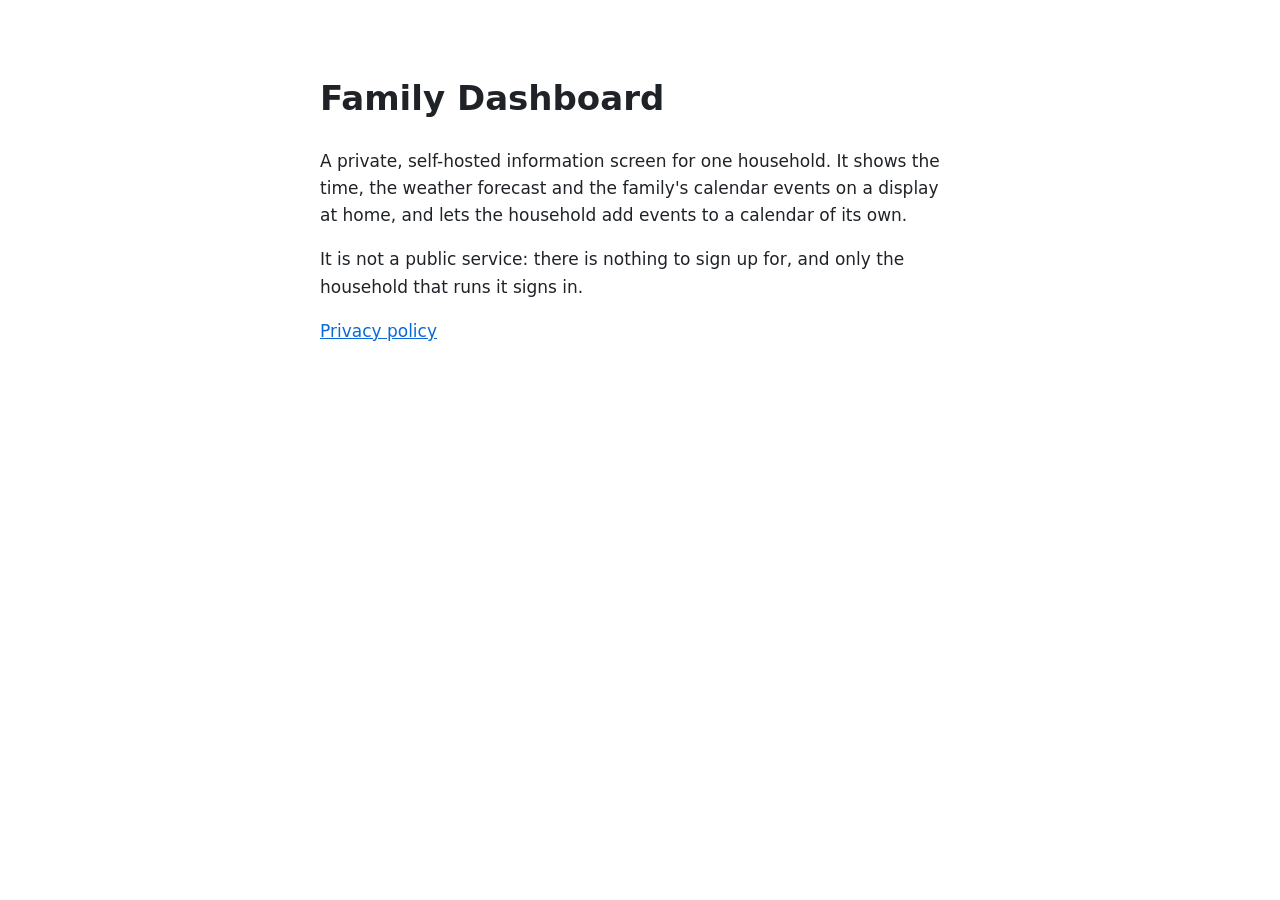
<file: index.html>
<!doctype html>
<html lang="en">
  <head>
    <meta charset="utf-8" />
    <meta name="viewport" content="width=device-width, initial-scale=1" />
    <title>Family Dashboard</title>
    <link rel="stylesheet" href="style.css" />
  </head>
  <body>
    <main>
      <h1>Family Dashboard</h1>
      <p>
        A private, self-hosted information screen for one household. It shows the time, the
        weather forecast and the family's calendar events on a display at home, and lets the
        household add events to a calendar of its own.
      </p>
      <p>
        It is not a public service: there is nothing to sign up for, and only the household
        that runs it signs in.
      </p>
      <p><a href="privacy.html">Privacy policy</a></p>
    </main>
  </body>
</html>
</file>
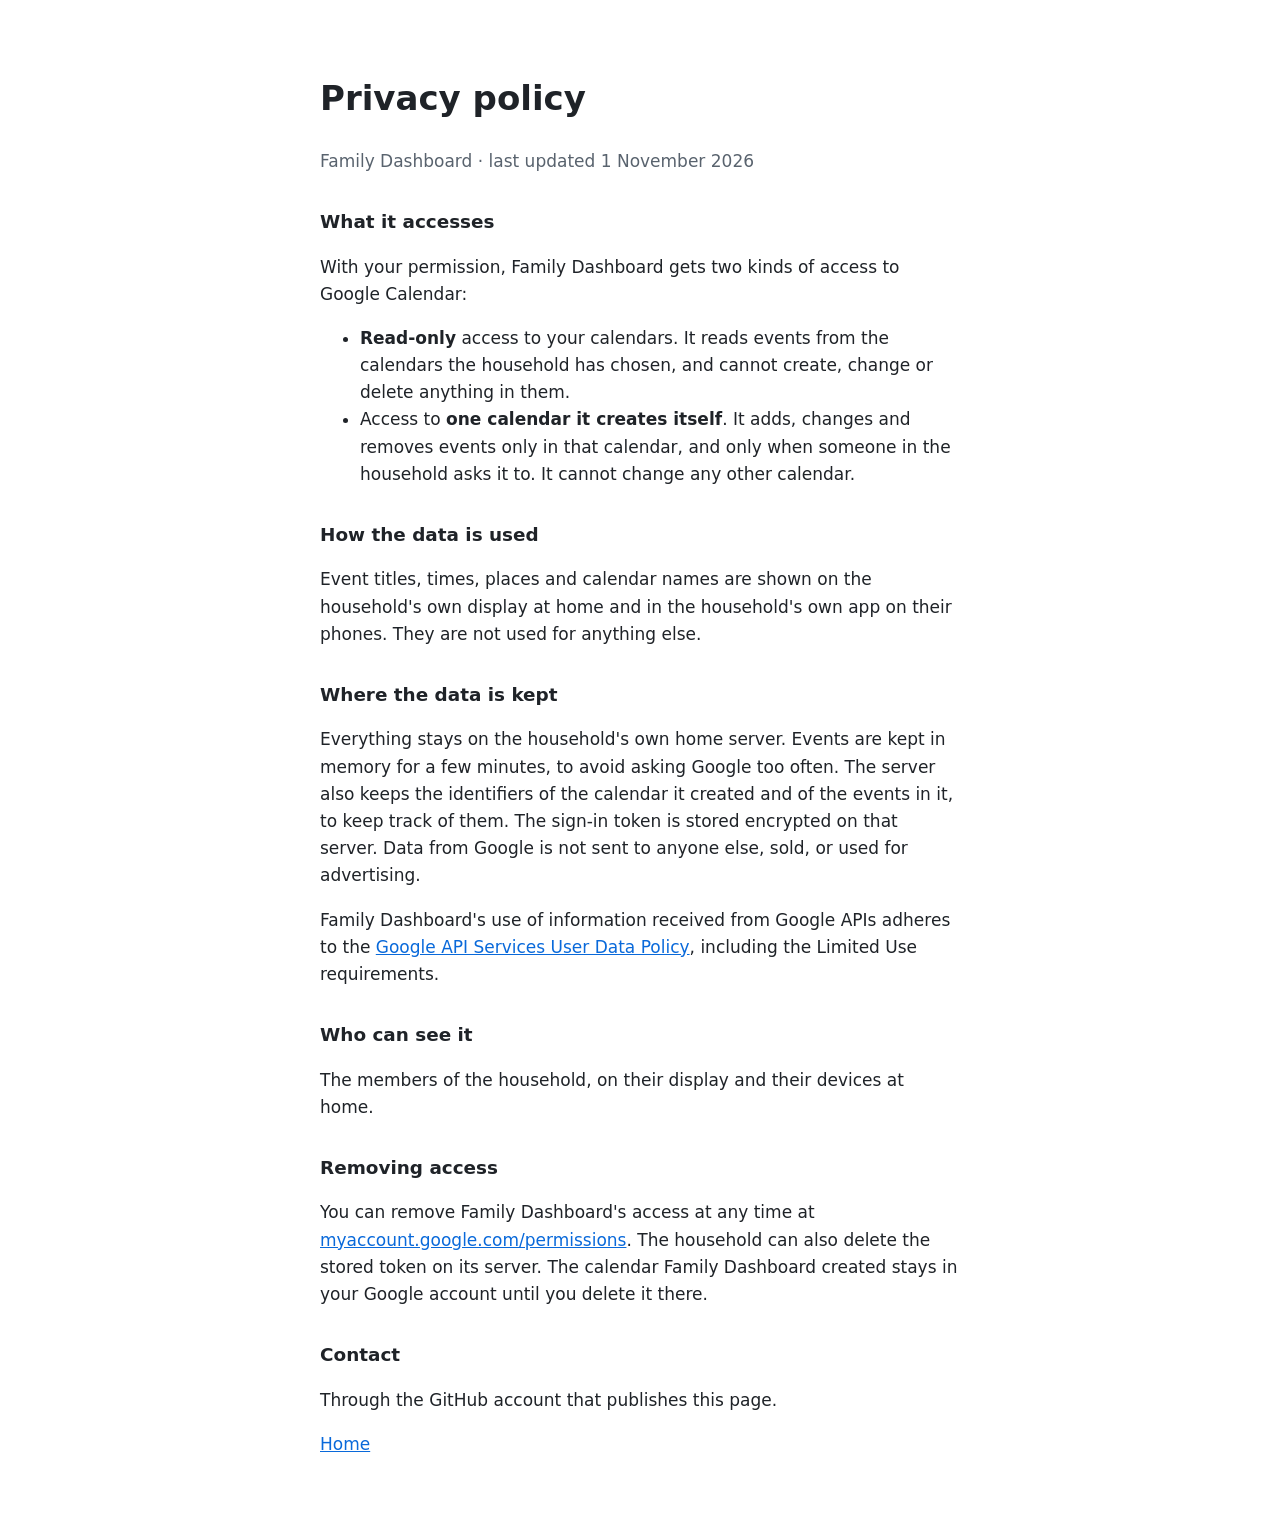
<file: privacy.html>
<!doctype html>
<html lang="en">
  <head>
    <meta charset="utf-8" />
    <meta name="viewport" content="width=device-width, initial-scale=1" />
    <title>Privacy policy · Family Dashboard</title>
    <link rel="stylesheet" href="style.css" />
  </head>
  <body>
    <main>
      <h1>Privacy policy</h1>
      <p class="muted">Family Dashboard · last updated 1 November 2026</p>

      <h2>What it accesses</h2>
      <p>With your permission, Family Dashboard gets two kinds of access to Google Calendar:</p>
      <ul>
        <li>
          <strong>Read-only</strong> access to your calendars. It reads events from the
          calendars the household has chosen, and cannot create, change or delete anything in
          them.
        </li>
        <li>
          Access to <strong>one calendar it creates itself</strong>. It adds, changes and
          removes events only in that calendar, and only when someone in the household asks it
          to. It cannot change any other calendar.
        </li>
      </ul>

      <h2>How the data is used</h2>
      <p>
        Event titles, times, places and calendar names are shown on the household's own display
        at home and in the household's own app on their phones. They are not used for anything
        else.
      </p>

      <h2>Where the data is kept</h2>
      <p>
        Everything stays on the household's own home server. Events are kept in memory for a few
        minutes, to avoid asking Google too often. The server also keeps the identifiers of the
        calendar it created and of the events in it, to keep track of them. The sign-in token is
        stored encrypted on that server. Data from Google is not sent to anyone else, sold, or
        used for advertising.
      </p>
      <p>
        Family Dashboard's use of information received from Google APIs adheres to the
        <a href="https://developers.google.com/terms/api-services-user-data-policy"
          >Google API Services User Data Policy</a
        >, including the Limited Use requirements.
      </p>

      <h2>Who can see it</h2>
      <p>The members of the household, on their display and their devices at home.</p>

      <h2>Removing access</h2>
      <p>
        You can remove Family Dashboard's access at any time at
        <a href="https://myaccount.google.com/permissions">myaccount.google.com/permissions</a>.
        The household can also delete the stored token on its server. The calendar Family
        Dashboard created stays in your Google account until you delete it there.
      </p>

      <h2>Contact</h2>
      <p>Through the GitHub account that publishes this page.</p>

      <p><a href="index.html">Home</a></p>
    </main>
  </body>
</html>
</file>
<file: style.css>
:root {
  color-scheme: light dark;
  --text: #1f2328;
  --muted: #59636e;
  --bg: #ffffff;
  --link: #0969da;
}
@media (prefers-color-scheme: dark) {
  :root {
    --text: #e6edf3;
    --muted: #9198a1;
    --bg: #0d1117;
    --link: #4493f8;
  }
}
body {
  margin: 0;
  background: var(--bg);
  color: var(--text);
  font: 17px/1.6 system-ui, -apple-system, 'Segoe UI', sans-serif;
}
main {
  max-width: 40rem;
  margin: 0 auto;
  padding: 3rem 16px;
}
h2 {
  margin-top: 2rem;
  font-size: 1.15rem;
}
a {
  color: var(--link);
}
.muted {
  color: var(--muted);
}
</file>
